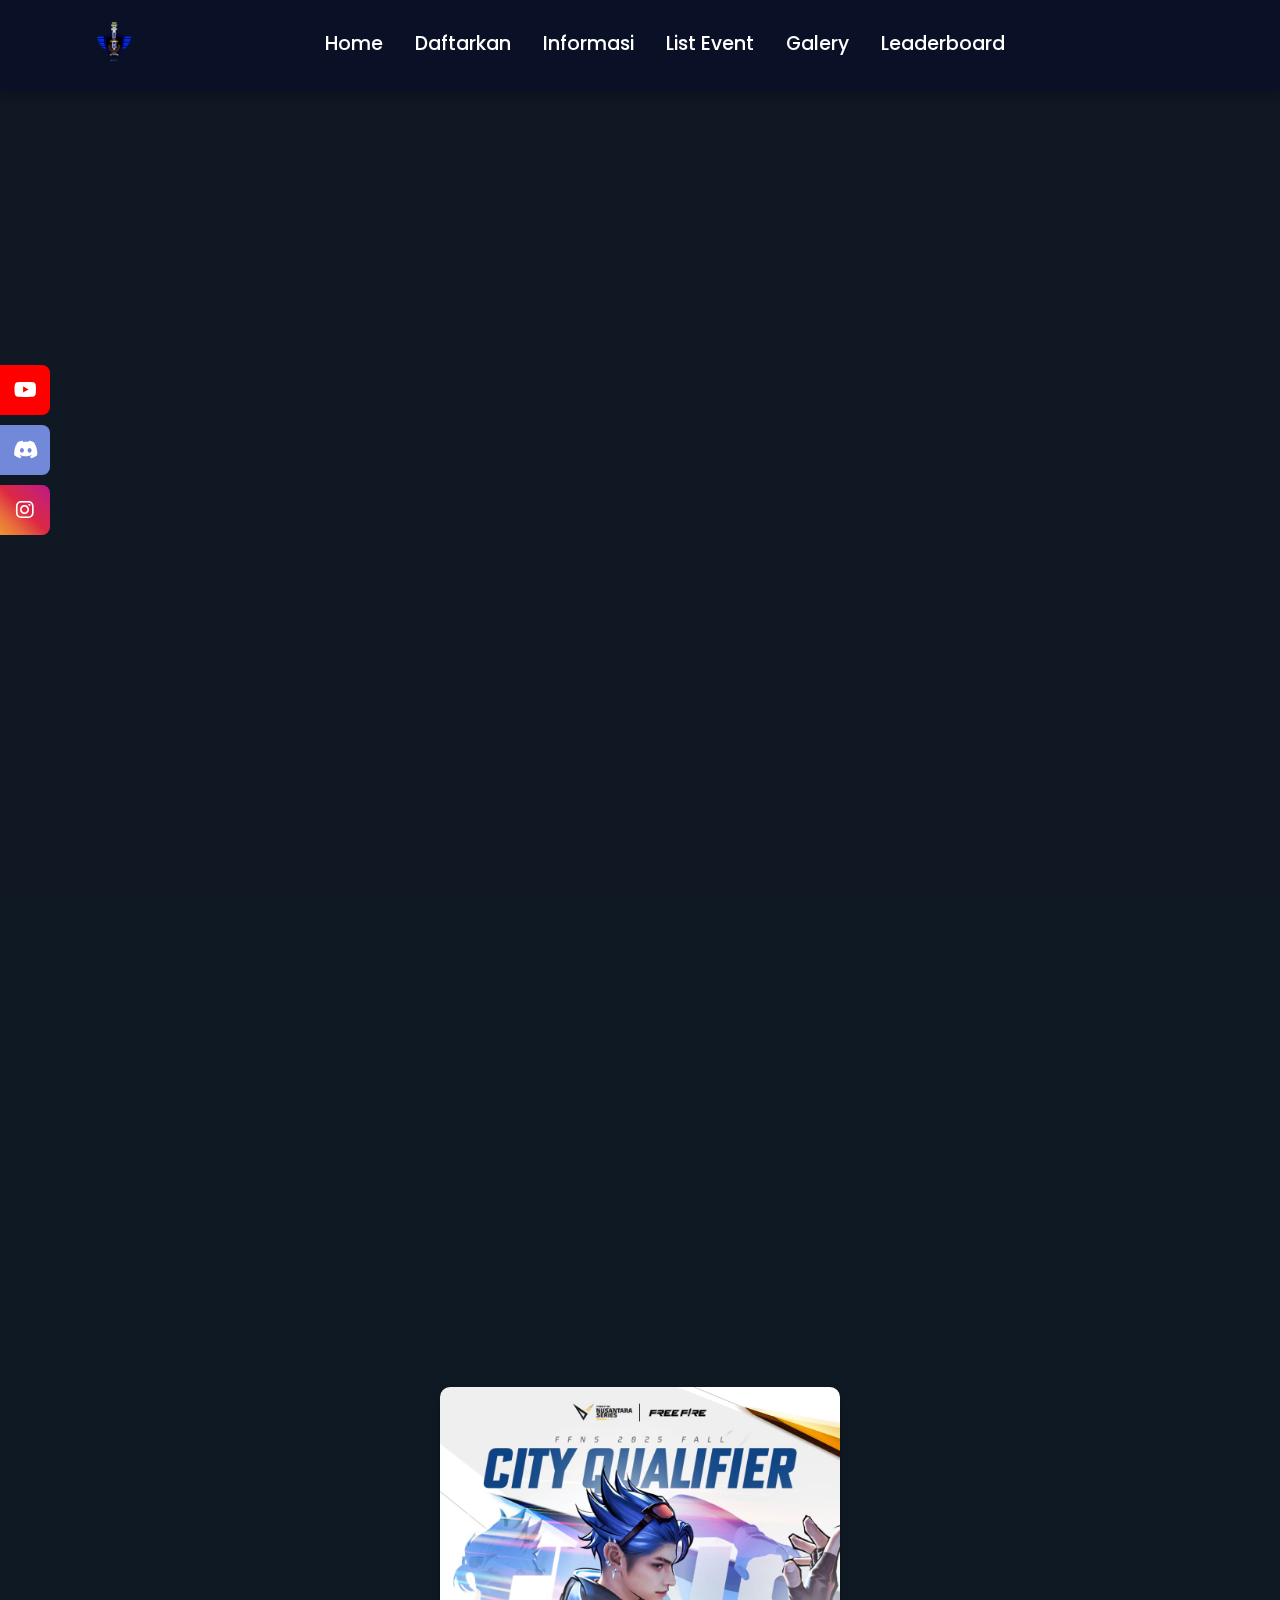
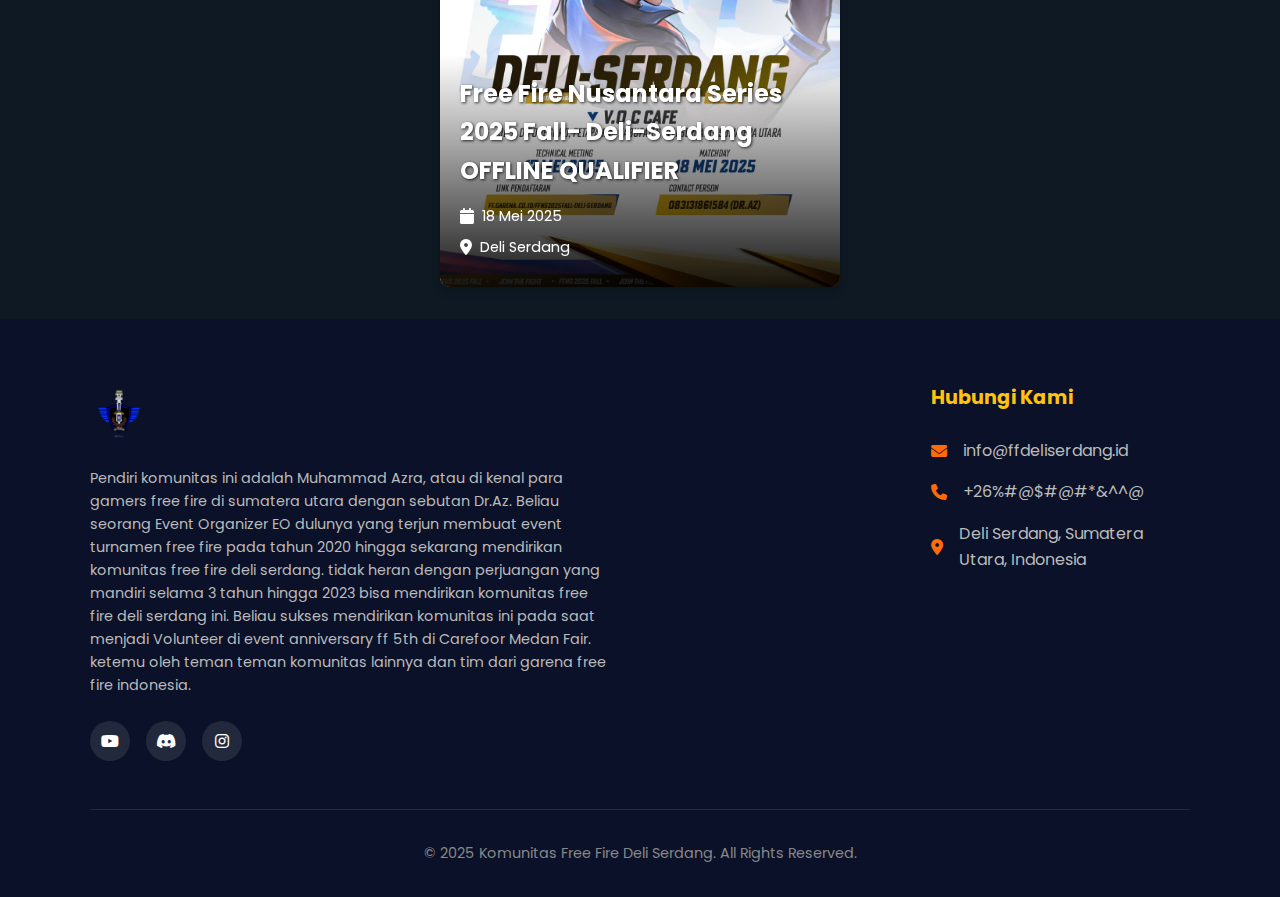
<file: index.html>
<!DOCTYPE html>
<html lang="id">
<head>
    <meta charset="UTF-8">
    <meta name="viewport" content="width=device-width, initial-scale=1.0">
    <title>KOMUNITAS FREE FIRE DELI SERDANG</title>
    <link rel="stylesheet" href="https://cdnjs.cloudflare.com/ajax/libs/font-awesome/6.4.2/css/all.min.css">
    <link rel="stylesheet" href="style.css">
    <script src="script.js"></script>
    <link rel="icon" href="assets/logoffds.png" type="image/x-icon">
</head>
<body>
    <!-- Animated Background -->
    <div class="animated-bg"></div>
    <div class="bg-overlay"></div>

    <!-- Social Media Sidebar -->
    <div class="social-sidebar">
        <a href="https://www.youtube.com/@Deliserdang1" class="youtube"><i class="fab fa-youtube"></i></a>
        <a href="https://discord.gg/q7MD2hmY" class="discord"><i class="fab fa-discord"></i></a>
        <a href="https://www.instagram.com/ff.deliserdang/" class="instagram"><i class="fab fa-instagram"></i></a>
        
    </div>

    <!-- Navbar -->
    <nav class="navbar">
        <a href="#" class="navbar-logo">
            <img src="assets/logoffds.png" alt="FF Deli Serdang Logo">
        </a>
  
        <div class="navbar-nav">
            <a href="#home">Home</a>
            <a href="#daftarkan">Daftarkan</a>
            <a href="">Informasi</a>
            <a href="listevent">List Event</a>
            <a href="#galery">Galery</a>
            <a href="leaderboard">Leaderboard</a>
        </div>
        
  
        <div class="navbar-extra">
            <a href="#" id="menu"><i class="fas fa-bars"></i></a>
        </div>
    </nav>

    <!-- Hero Section -->
    <section class="hero" id="home">
        <div class="hero-image"></div>
        <div class="hero-content">
            <p class="hero-subtitle">Welcome to</p>
            <h1 class="hero-title">Komunitas ff<span>deli serdang</span></h1>
            <p class="hero-description">Komunitas Free Fire Deli Serdang atau biasa di singkat orang lain Komunitas FFDS, 
                <br>berdiri sejak 20 Maret 2023. di ketahui oleh admin ff community id part of Garena 
                <br>freefire indonesia. Komunitas ini juga sudah bergabung ke dalam Komunitas Free
                <br> Fire 
            Indonesia, wadah nya para Komunitas free fire yang ada di seluruh indonesia.</p>
            <div class="cta-buttons">
                <a href="#daftarkan" class="button">Daftarkan Eventmu</a>
                <a href="https://whatsapp.com/channel/0029VabyQIVDuMRlSNBv882T" class="button outline">Saluran Whatsapp Komunitas</a>
                <a href="https://discord.gg/q7MD2hmY" class="button">Join Discord</a>
                
            </div>
        </div>
    </section>

    <!-- Features Section -->
    <section class="features" id="informasi">
        <div class="features-container">
            <div class="feature-card">
                <div class="feature-icon">
                    <i class="fas fa-calendar-alt"></i>
                </div>
                <h3 class="feature-title">IKUTI EVENT YANG SEDANG DIADAKAN</h3>
                <p class="feature-description">Jangan lewatkan kesempatan untuk bergabung dalam berbagai event Free Fire yang sedang berlangsung di komunitas Deli Serdang dengan hadiah dan pengalaman menarik!</p>
            </div>

            <div class="feature-card">
                <div class="feature-icon">
                    <i class="fas fa-trophy"></i>
                </div>
                <h3 class="feature-title">BUAT EVENTMU & DAPATKAN OFFICIAL SUPPORT</h3>
                <p class="feature-description">Buat event Free Fire kamu sendiri dan dapatkan dukungan resmi dari komunitas kami untuk menyukseskan event tersebut dengan jangkauan yang lebih luas.</p>
            </div>

            <div class="feature-card">
                <div class="feature-icon">
                    <i class="fas fa-users"></i>
                </div>
                <h3 class="feature-title">GABUNG DAN DAPATKAN TEMAN BARU</h3>
                <p class="feature-description">Bergabunglah dengan komunitas resmi Free Fire Deli Serdang dan temukan teman-teman baru yang memiliki minat yang sama untuk bermain bersama!</p>
            </div>
        </div>
    </section>
    <a href="listevent" class="event-card"> <img src="assets/ffnscqds.jpg" alt="Free Fire Nusantara Series 2025 Fall-  Deli-Serdang" class="event-image"> <div class="event-overlay"> <h3 class="event-title">Free Fire Nusantara Series 2025 Fall-  Deli-Serdang OFFLINE QUALIFIER</h3> <div class="event-info"> <i class="fas fa-calendar"></i> 18 Mei 2025 </div> <div class="event-info"> <i class="fas fa-map-marker-alt"></i> Deli Serdang </div> </div> </a>

    <!-- Footer -->
    <footer class="footer">
        <div class="footer-container">
            <div class="footer-about">
                <a href="#" class="footer-logo">
                    <img src="assets/logoffds.png" alt="FF Deli Serdang Logo">
                </a>
                <p>Pendiri komunitas ini adalah Muhammad Azra, atau di kenal para gamers free fire di sumatera utara dengan sebutan Dr.Az. Beliau seorang Event Organizer EO dulunya yang terjun membuat event turnamen free fire pada tahun 2020 hingga sekarang mendirikan komunitas free fire deli serdang. tidak heran dengan perjuangan yang mandiri selama 3 tahun hingga 2023 bisa mendirikan komunitas free fire deli serdang ini. Beliau sukses mendirikan komunitas ini pada saat menjadi Volunteer di event anniversary ff 5th di Carefoor Medan Fair. ketemu oleh teman teman komunitas lainnya dan tim dari garena free fire indonesia.</p>
                <div class="social-icons">
                    <a href="https://www.youtube.com/@Deliserdang1"><i class="fab fa-youtube"></i></a>
                    <a href="https://discord.gg/q7MD2hmY"><i class="fab fa-discord"></i></a>
                    <a href="https://www.instagram.com/ff.deliserdang/"><i class="fab fa-instagram"></i></a>
                
                   
                </div>
            </div>
<!-- Iklan Section -->
<section class="ads-section">
    <div class="ads-container">
        <!-- Gambar Iklan -->
        <div class="ads-content">
            <img src="assets/PROMOSI IKLAN.png" alt="Iklan Example">
        </div>
        
        <!-- Video Iklan (bisa diganti dengan video lainnya) -->
        <!-- <div class="ads-content">
            <video width="100%" height="auto" controls>
                <source src="assets/video-iklan.mp4" type="video/mp4">
                Your browser does not support the video tag.
            </video>
        </div> -->
    </div>
</section>

         

            <div class="footer-social">
                <h3>Hubungi Kami</h3>
                <p><i class="fas fa-envelope"></i> info@ffdeliserdang.id</p>
                <p><i class="fas fa-phone"></i> +26%#@$#@#*&^^@</p>
                <p><i class="fas fa-map-marker-alt"></i> Deli Serdang, Sumatera Utara, Indonesia</p>
            </div>
        </div>

        <div class="copyright">
            <p>&copy; 2025 Komunitas Free Fire Deli Serdang. All Rights Reserved.</p>
        </div>
    </footer>
</body>
</html>
</file>
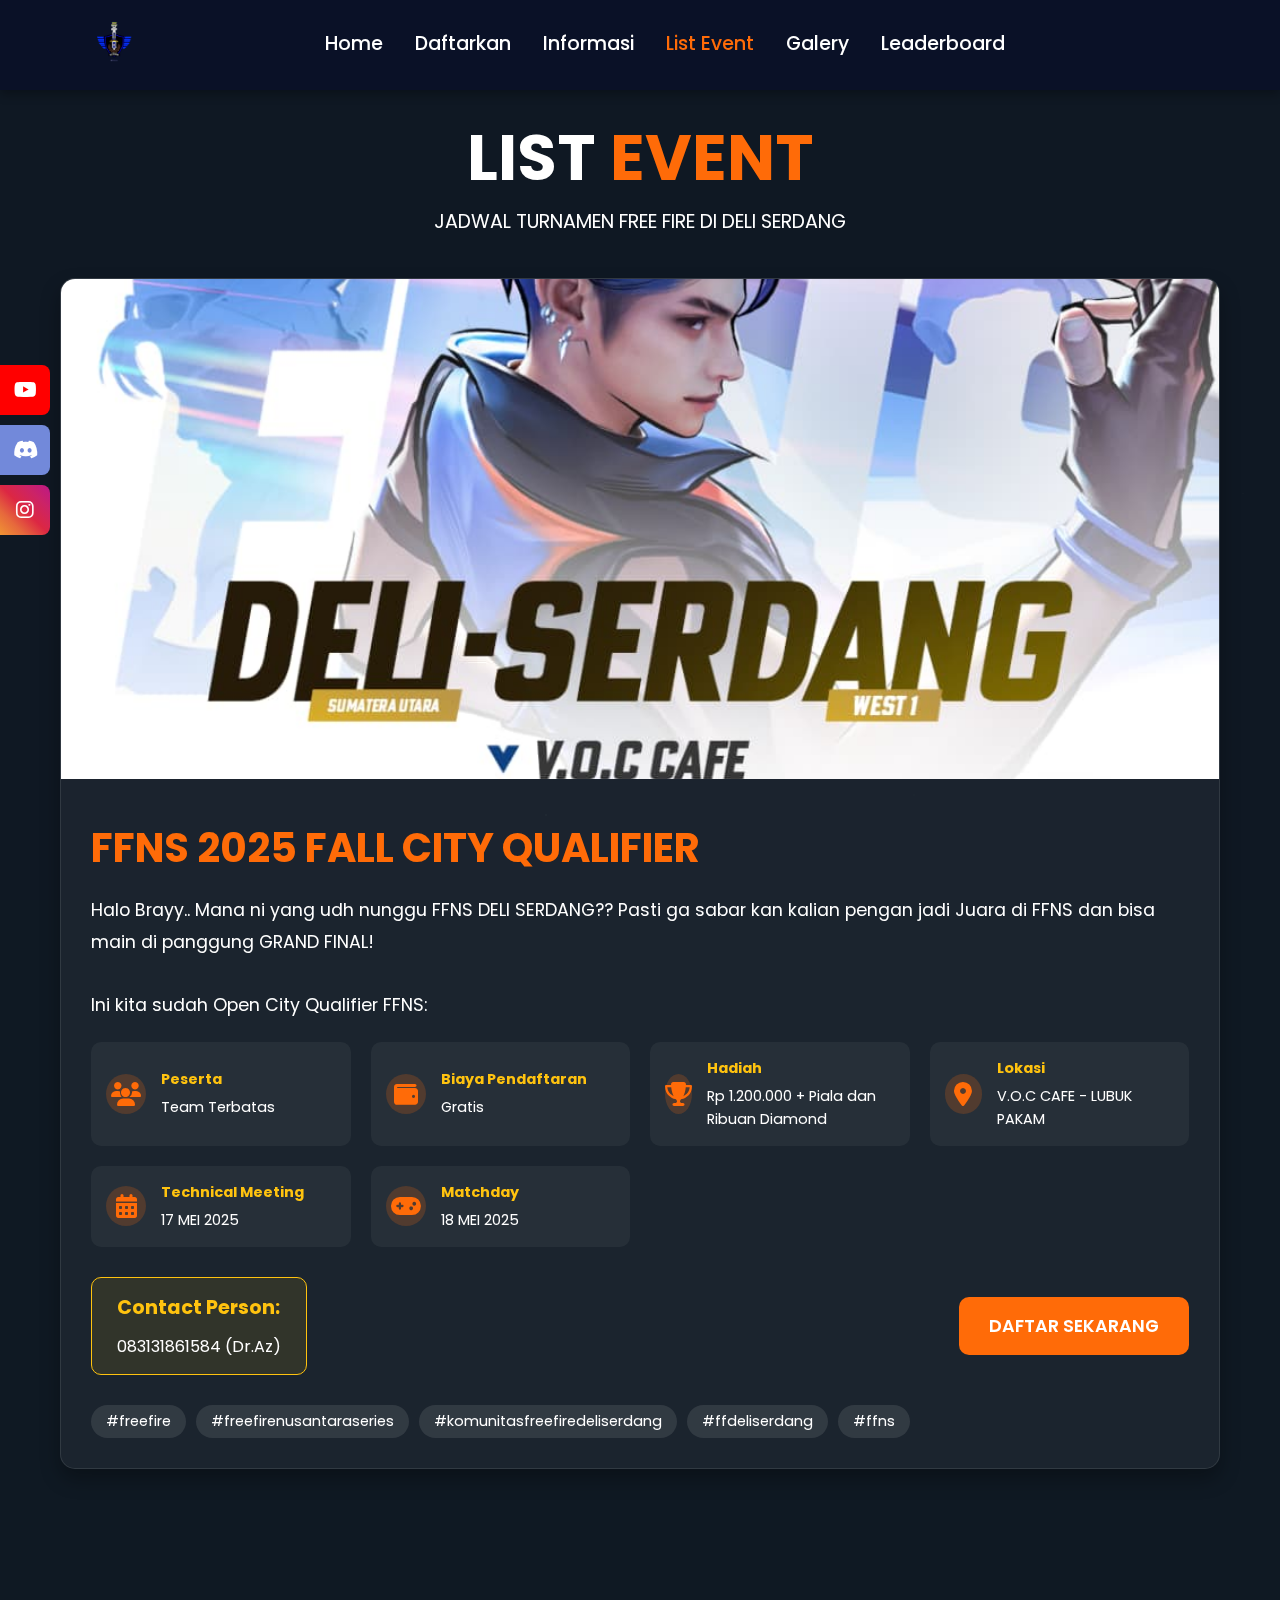
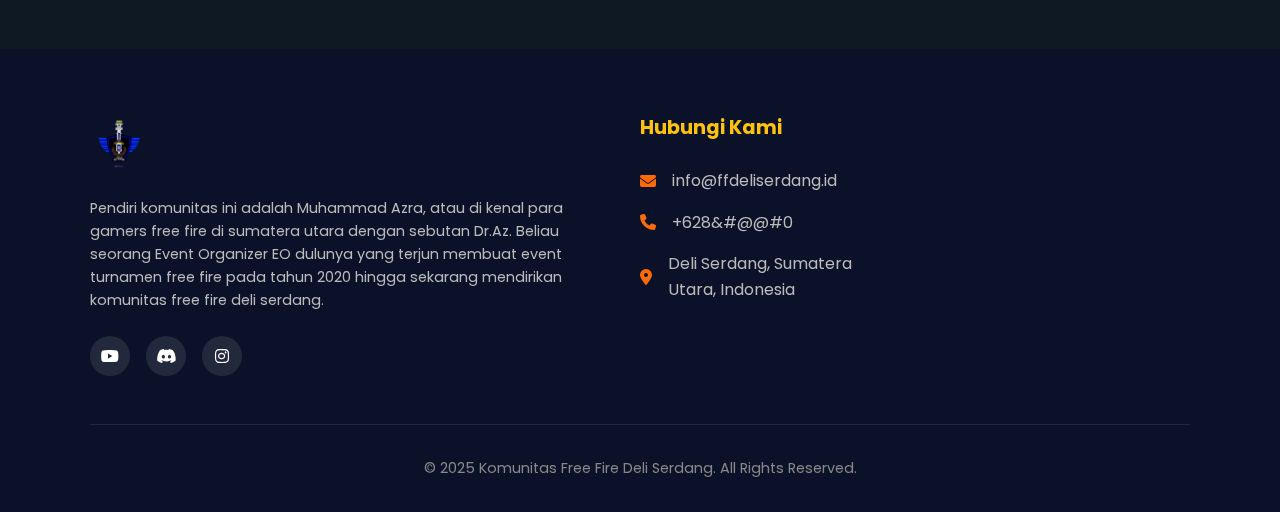
<file: listevent/index.html>
<!DOCTYPE html>
<html lang="id">
<head>
    <meta charset="UTF-8">
    <meta name="viewport" content="width=device-width, initial-scale=1.0">
    <title>KOMUNITAS FREE FIRE DELI SERDANG</title>
    <link rel="stylesheet" href="https://cdnjs.cloudflare.com/ajax/libs/font-awesome/6.4.2/css/all.min.css">
    <link rel="icon" href="/assets/logoffds.png" type="image/x-icon">
    <style>
        /* Google Fonts Import */
        @import url('https://fonts.googleapis.com/css2?family=Poppins:wght@300;400;500;600;700&display=swap');
        @import url('https://fonts.googleapis.com/css2?family=Barlow:ital,wght@0,100;0,200;0,300;0,400;0,500;0,600;0,700;0,800;0,900;1,100;1,200;1,300;1,400;1,500;1,600;1,700;1,800;1,900&family=Cinzel:wght@400..900&family=Merriweather:ital,wght@0,300;0,400;0,700;0,900;1,300;1,400;1,700;1,900&display=swap');

        /* Base Styles */
        :root {
            --primary-color: #ff6b08;
            --secondary-color: #0a1128;
            --text-light: #ffffff;
            --text-dark: #333333;
            --accent-color: #ffc30f;
            --bg-dark: #0f1923;
            --bg-light: #f1f1f1;
            --transition: all 0.3s ease;
        }

        * {
            margin: 0;
            padding: 0;
            box-sizing: border-box;
            text-decoration: none;
            border: none;
            outline: none;
            font-family: 'Poppins', sans-serif;
        }

        html {
            scroll-behavior: smooth;
        }

        body {
            background-color: var(--bg-dark);
            color: var(--text-light);
            line-height: 1.6;
            overflow-x: hidden;
            position: relative;
        }

        /* Animated Background */
        .animated-bg {
            position: fixed;
            top: 0;
            left: 0;
            width: 100%;
            height: 100%;
            z-index: -1;
            overflow: hidden;
            pointer-events: none;
        }

        .bg-overlay {
            position: fixed;
            top: 0;
            left: 0;
            width: 100%;
            height: 100%;
            background-color: rgba(15, 25, 35, 0.85);
            z-index: -1;
        }

        /* Social Media Sidebar */
        .social-sidebar {
            position: fixed;
            top: 50%;
            left: 0;
            transform: translateY(-50%);
            display: flex;
            flex-direction: column;
            z-index: 999;
        }

        .social-sidebar a {
            display: flex;
            align-items: center;
            justify-content: center;
            width: 50px;
            height: 50px;
            margin: 5px 0;
            color: var(--text-light);
            border-radius: 0 8px 8px 0;
            font-size: 20px;
            transition: var(--transition);
        }

        .social-sidebar a:hover {
            width: 60px;
        }

        .social-sidebar .youtube {
            background-color: #FF0000;
        }

        .social-sidebar .discord {
            background-color: #7289DA;
        }

        .social-sidebar .instagram {
            background: linear-gradient(45deg, #f09433, #e6683c, #dc2743, #cc2366, #bc1888);
        }

        /* Navbar */
        .navbar {
            display: flex;
            justify-content: center;
            align-items: center;
            padding: 1rem 7%;
            background-color: rgba(10, 17, 40, 0.9);
            position: fixed;
            top: 0;
            left: 0;
            right: 0;
            z-index: 999;
            box-shadow: 0 4px 10px rgba(0, 0, 0, 0.3);
            backdrop-filter: blur(8px);
        }

        .navbar-logo img {
            height: 50px;
        }

        .navbar-nav {
            display: flex;
            justify-content: center;
            margin: 0 auto;
            font-size: 1.2rem;
        }

        .navbar-nav a {
            color: var(--text-light);
            margin: 0 1rem;
            font-weight: 500;
            position: relative;
            transition: var(--transition);
        }

        .navbar-nav a.active {
            color: var(--primary-color);
        }

        .navbar-nav a:hover {
            color: var(--primary-color);
        }

        .navbar-nav a::after {
            content: '';
            position: absolute;
            bottom: -5px;
            left: 50%;
            width: 0;
            height: 2px;
            background-color: var(--primary-color);
            transition: var(--transition);
            transform: translateX(-50%);
        }

        .navbar-nav a:hover::after {
            width: 100%;
        }

        .navbar-extra {
            position: absolute;
            right: 7%;
            display: none;
        }

        .navbar-extra a {
            color: var(--text-light);
            font-size: 1.5rem;
        }

        /* Events Section */
        .events-section {
            padding-top: 120px;
            padding-bottom: 60px;
        }

        .events-header {
            text-align: center;
            margin-bottom: 40px;
        }

        .events-title {
            font-size: 4rem;
            text-transform: uppercase;
            margin-bottom: 10px;
            font-weight: 700;
            line-height: 1.2;
        }

        .events-title span {
            color: var(--primary-color);
        }

        .events-subtitle {
            font-size: 1.2rem;
            color: var(--text-light);
            margin-bottom: 30px;
        }

        /* Event Cards */
        .event-container {
            max-width: 1200px;
            margin: 0 auto;
            padding: 0 20px;
        }

        .event-card {
            background-color: rgba(255, 255, 255, 0.05);
            border-radius: 15px;
            overflow: hidden;
            margin-bottom: 40px;
            box-shadow: 0 10px 20px rgba(0, 0, 0, 0.3);
            transition: var(--transition);
            border: 1px solid rgba(255, 255, 255, 0.1);
        }

        .event-card:hover {
            transform: translateY(-10px);
            box-shadow: 0 15px 30px rgba(255, 107, 8, 0.3);
            border: 1px solid rgba(255, 107, 8, 0.3);
        }

        .event-banner {
            width: 100%;
            height: auto;
            max-height: 500px;
            object-fit: cover;
        }

        .event-content {
            padding: 30px;
        }

        .event-title {
            font-size: 2.5rem;
            color: var(--primary-color);
            margin-bottom: 15px;
            font-weight: 700;
            text-transform: uppercase;
        }

        .event-description {
            font-size: 1.1rem;
            margin-bottom: 20px;
            color: var(--text-light);
            line-height: 1.8;
        }

        .event-details {
            display: grid;
            grid-template-columns: repeat(auto-fit, minmax(250px, 1fr));
            gap: 20px;
            margin-bottom: 30px;
        }

        .detail-item {
            background-color: rgba(255, 255, 255, 0.05);
            padding: 15px;
            border-radius: 10px;
            display: flex;
            align-items: center;
        }

        .detail-icon {
            margin-right: 15px;
            font-size: 1.5rem;
            color: var(--primary-color);
            width: 40px;
            height: 40px;
            display: flex;
            align-items: center;
            justify-content: center;
            background-color: rgba(255, 107, 8, 0.2);
            border-radius: 50%;
        }

        .detail-text {
            font-size: 0.9rem;
        }

        .detail-text h4 {
            color: var(--accent-color);
            margin-bottom: 5px;
        }

        .event-cta {
            display: flex;
            align-items: center;
            justify-content: space-between;
            flex-wrap: wrap;
            gap: 20px;
        }

        .highlight-box {
            padding: 15px 25px;
            border-radius: 10px;
            background-color: rgba(255, 195, 15, 0.1);
            border: 1px solid var(--accent-color);
        }

        .highlight-box h3 {
            color: var(--accent-color);
            font-size: 1.2rem;
            margin-bottom: 10px;
        }

        .highlight-box p {
            font-size: 1rem;
        }

        .btn-register {
            display: inline-block;
            padding: 15px 30px;
            background-color: var(--primary-color);
            color: var(--text-light);
            border-radius: 10px;
            font-weight: 600;
            text-transform: uppercase;
            transition: var(--transition);
            font-size: 1.1rem;
        }

        .btn-register:hover {
            background-color: #ff8c3f;
            transform: translateY(-5px);
            box-shadow: 0 10px 20px rgba(255, 107, 8, 0.3);
        }

        .event-hashtags {
            margin-top: 30px;
            display: flex;
            flex-wrap: wrap;
            gap: 10px;
        }

        .event-hashtag {
            background-color: rgba(255, 255, 255, 0.1);
            padding: 5px 15px;
            border-radius: 20px;
            font-size: 0.9rem;
            transition: var(--transition);
        }

        .event-hashtag:hover {
            background-color: var(--primary-color);
            transform: translateY(-3px);
        }

        /* Footer */
        .footer {
            background-color: var(--secondary-color);
            padding: 4rem 7% 2rem;
            margin-top: 80px;
        }

        .footer-container {
            display: grid;
            grid-template-columns: 2fr 1fr 1fr;
            gap: 2rem;
        }

        .footer-logo img {
            height: 60px;
            margin-bottom: 1rem;
        }

        .footer-about p {
            margin-bottom: 1.5rem;
            font-size: 0.9rem;
            color: #bbb;
        }

        .social-icons {
            display: flex;
            gap: 1rem;
        }

        .social-icons a {
            width: 40px;
            height: 40px;
            display: flex;
            align-items: center;
            justify-content: center;
            background-color: rgba(255, 255, 255, 0.1);
            border-radius: 50%;
            color: var(--text-light);
            transition: var(--transition);
        }

        .social-icons a:hover {
            background-color: var(--primary-color);
            transform: translateY(-3px);
        }

        .footer h3 {
            font-size: 1.2rem;
            margin-bottom: 1.5rem;
            color: var(--accent-color);
        }

        .footer-social p {
            display: flex;
            align-items: center;
            margin-bottom: 1rem;
            color: #bbb;
        }

        .footer-social i {
            margin-right: 1rem;
            color: var(--primary-color);
        }

        .copyright {
            text-align: center;
            margin-top: 3rem;
            padding-top: 2rem;
            border-top: 1px solid rgba(255, 255, 255, 0.1);
            font-size: 0.9rem;
            color: #888;
        }

        /* Responsive Styles */
        @media (max-width: 992px) {
            html {
                font-size: 95%;
            }
            
            .events-title {
                font-size: 3rem;
            }
            
            .footer-container {
                grid-template-columns: repeat(2, 1fr);
            }
            
            .footer-about {
                grid-column: span 2;
            }
        }

        @media (max-width: 768px) {
            html {
                font-size: 90%;
            }
            
            .navbar-nav {
                position: absolute;
                top: 100%;
                right: -100%;
                background-color: rgba(10, 17, 40, 0.95);
                width: 70%;
                height: 100vh;
                display: flex;
                flex-direction: column;
                align-items: center;
                justify-content: flex-start;
                padding-top: 2rem;
                transition: 0.3s;
                backdrop-filter: blur(10px);
                z-index: 999;
            }
            
            .navbar-nav.active {
                right: 0;
            }
            
            .navbar-nav a {
                display: block;
                margin: 1.5rem;
                padding: 0.5rem;
                font-size: 1.2rem;
            }
            
            .navbar-extra {
                display: inline-block;
            }
            
            .navbar {
                justify-content: space-between;
            }
            
            .footer-container {
                grid-template-columns: 1fr;
            }
            
            .footer-about {
                grid-column: span 1;
            }
            
            .social-sidebar {
                flex-direction: row;
                top: auto;
                bottom: 0;
                left: 0;
                right: 0;
                transform: none;
                background-color: rgba(10, 17, 40, 0.9);
                justify-content: space-around;
                padding: 10px 0;
                backdrop-filter: blur(8px);
            }

            .social-sidebar a {
                width: 40px;
                height: 40px;
                margin: 0;
                border-radius: 50%;
            }
            
            .social-sidebar a:hover {
                width: 40px;
                transform: translateY(-5px);
            }
            
            .footer {
                padding-bottom: 5rem;
            }
            
            .events-title {
                font-size: 2.5rem;
            }
            
            .event-title {
                font-size: 2rem;
            }
            
            .event-details {
                grid-template-columns: 1fr;
            }
            
            .event-cta {
                flex-direction: column;
                align-items: flex-start;
            }
        }

        @media (max-width: 576px) {
            .events-title {
                font-size: 2rem;
            }
            
            .event-content {
                padding: 20px;
            }
            
            .event-title {
                font-size: 1.8rem;
            }
        }
    </style>
</head>
<body>
    <!-- Animated Background -->
    <div class="animated-bg"></div>
    <div class="bg-overlay"></div>

    <!-- Social Media Sidebar -->
    <div class="social-sidebar">
        <a href="https://www.youtube.com/@Deliserdang1" class="youtube"><i class="fab fa-youtube"></i></a>
        <a href="https://discord.gg/q7MD2hmY" class="discord"><i class="fab fa-discord"></i></a>
        <a href="https://www.instagram.com/ff.deliserdang/" class="instagram"><i class="fab fa-instagram"></i></a>
    </div>

    <!-- Navbar -->
    <nav class="navbar">
        <a href="/" class="navbar-logo">
            <img src="/assets/logoffds.png" alt="FF Deli Serdang Logo">
        </a>
  
        <div class="navbar-nav">
            <a href="/">Home</a>
            <a href="index.html#daftarkan">Daftarkan</a>
            <a href="index.html#informasi">Informasi</a>
            <a href="" class="active">List Event</a>
            <a href="index.html#galery">Galery</a>
            <a href="/leaderboard">Leaderboard</a>
        </div>
  
        <div class="navbar-extra">
            <a href="#" id="menu"><i class="fas fa-bars"></i></a>
        </div>
    </nav>

    <!-- Events Section -->
    <section class="events-section">
        <div class="events-header">
            <h1 class="events-title">LIST <span>EVENT</span></h1>
            <p class="events-subtitle">JADWAL TURNAMEN FREE FIRE DI DELI SERDANG</p>
        </div>

        <div class="event-container">
            <!-- Event Card -->
            <div class="event-card">
                <img src="/assets/ffnscqds.jpg" alt="FFNS 2025 Fall City Qualifier" class="event-banner">
                <div class="event-content">
                    <h2 class="event-title">FFNS 2025 Fall City Qualifier</h2>
                    <p class="event-description">
                        Halo Brayy.. Mana ni yang udh nunggu FFNS DELI SERDANG?? Pasti ga sabar kan kalian pengan jadi Juara di FFNS dan bisa main di panggung GRAND FINAL!
                        <br><br>
                        Ini kita sudah Open City Qualifier FFNS:
                    </p>
                    
                    <div class="event-details">
                        <div class="detail-item">
                            <div class="detail-icon">
                                <i class="fas fa-users"></i>
                            </div>
                            <div class="detail-text">
                                <h4>Peserta</h4>
                                <p>Team Terbatas</p>
                            </div>
                        </div>
                        
                        <div class="detail-item">
                            <div class="detail-icon">
                                <i class="fas fa-wallet"></i>
                            </div>
                            <div class="detail-text">
                                <h4>Biaya Pendaftaran</h4>
                                <p>Gratis</p>
                            </div>
                        </div>
                        
                        <div class="detail-item">
                            <div class="detail-icon">
                                <i class="fas fa-trophy"></i>
                            </div>
                            <div class="detail-text">
                                <h4>Hadiah</h4>
                                <p>Rp 1.200.000 + Piala dan Ribuan Diamond</p>
                            </div>
                        </div>
                        
                        <div class="detail-item">
                            <div class="detail-icon">
                                <i class="fas fa-map-marker-alt"></i>
                            </div>
                            <div class="detail-text">
                                <h4>Lokasi</h4>
                                <p>V.O.C CAFE - LUBUK PAKAM</p>
                            </div>
                        </div>
                        
                        <div class="detail-item">
                            <div class="detail-icon">
                                <i class="fas fa-calendar-alt"></i>
                            </div>
                            <div class="detail-text">
                                <h4>Technical Meeting</h4>
                                <p>17 MEI 2025</p>
                            </div>
                        </div>
                        
                        <div class="detail-item">
                            <div class="detail-icon">
                                <i class="fas fa-gamepad"></i>
                            </div>
                            <div class="detail-text">
                                <h4>Matchday</h4>
                                <p>18 MEI 2025</p>
                            </div>
                        </div>
                    </div>
                    
                    <div class="event-cta">
                        <div class="highlight-box">
                            <h3>Contact Person:</h3>
                            <p>083131861584 (Dr.Az)</p>
                        </div>
                        
                        <a href="https://ff.garena.co.id/ffns2025fall-deli-serdang" class="btn-register">Daftar Sekarang</a>
                    </div>
                    
                    <div class="event-hashtags">
                        <span class="event-hashtag">#freefire</span>
                        <span class="event-hashtag">#freefirenusantaraseries</span>
                        <span class="event-hashtag">#komunitasfreefiredeliserdang</span>
                        <span class="event-hashtag">#ffdeliserdang</span>
                        <span class="event-hashtag">#ffns</span>
                    </div>
                </div>
            </div>
            
            <!-- You can add more event cards here -->
        </div>
    </section>

    <!-- Footer -->
    <footer class="footer">
        <div class="footer-container">
            <div class="footer-about">
                <a href="/" class="footer-logo">
                    <img src="/assets/logoffds.png" alt="FF Deli Serdang Logo">
                </a>
                <p>Pendiri komunitas ini adalah Muhammad Azra, atau di kenal para gamers free fire di sumatera utara dengan sebutan Dr.Az. Beliau seorang Event Organizer EO dulunya yang terjun membuat event turnamen free fire pada tahun 2020 hingga sekarang mendirikan komunitas free fire deli serdang.</p>
                <div class="social-icons">
                    <a href="https://www.youtube.com/@Deliserdang1"><i class="fab fa-youtube"></i></a>
                    <a href="https://discord.gg/q7MD2hmY"><i class="fab fa-discord"></i></a>
                    <a href="https://www.instagram.com/ff.deliserdang/"><i class="fab fa-instagram"></i></a>
                </div>
            </div>

            <div class="footer-social">
                <h3>Hubungi Kami</h3>
                <p><i class="fas fa-envelope"></i> info@ffdeliserdang.id</p>
                <p><i class="fas fa-phone"></i> +628&#@@#0</p>
                <p><i class="fas fa-map-marker-alt"></i> Deli Serdang, Sumatera Utara, Indonesia</p>
            </div>
        </div>

        <div class="copyright">
            <p>&copy; 2025 Komunitas Free Fire Deli Serdang. All Rights Reserved.</p>
        </div>
    </footer>

    <script>
        // Toggle menu mobile
        const menuButton = document.querySelector('#menu');
        const navbarNav = document.querySelector('.navbar-nav');

        menuButton.addEventListener('click', function() {
            navbarNav.classList.toggle('active');
        });

        // Menutup menu ketika mengklik di luar menu
        document.addEventListener('click', function(e) {
            if(!menuButton.contains(e.target) && !navbarNav.contains(e.target)) {
                navbarNav.classList.remove('active');
            }
        });

        // Animated Background
        function createParticle() {
            const animatedBg = document.querySelector('.animated-bg');
            const particle = document.createElement('div');
            
            // Style untuk particle
            particle.style.position = 'absolute';
            particle.style.width = Math.random() * 3 + 'px';
            particle.style.height = particle.style.width;
            particle.style.background = 'rgba(255, 255, 255, 0.5)';
            particle.style.borderRadius = '50%';
            particle.style.top = Math.random() * 100 + '%';
            particle.style.left = Math.random() * 100 + '%';
            particle.style.opacity = Math.random() * 0.5;
            particle.style.animation = `moveParticle ${Math.random() * 10 + 5}s linear infinite`;
            
            // Tambahkan particle ke background
            animatedBg.appendChild(particle);
            
            // Hapus particle setelah animasi berakhir
            setTimeout(() => {
                particle.remove();
            }, 15000);
        }

        // Create initial particles
        for (let i = 0; i < 50; i++) {
            setTimeout(createParticle, i * 100);
        }

        // Create new particles periodically
        setInterval(createParticle, 300);

        // Keyframes untuk animasi particle
        const style = document.createElement('style');
        style.textContent = `
            @keyframes moveParticle {
                0% {
                    transform: translateY(0) rotate(0deg);
                }
                100% {
                    transform: translateY(-1000px) rotate(360deg);
                }
            }
        `;
        document.head.appendChild(style);
    </script>
</body>
</html>
</file>
<file: style.css>
/* Google Fonts Import */
@import url('https://fonts.googleapis.com/css2?family=Poppins:wght@300;400;500;600;700&display=swap');
@import url('https://fonts.googleapis.com/css2?family=Barlow:ital,wght@0,100;0,200;0,300;0,400;0,500;0,600;0,700;0,800;0,900;1,100;1,200;1,300;1,400;1,500;1,600;1,700;1,800;1,900&family=Cinzel:wght@400..900&family=Merriweather:ital,wght@0,300;0,400;0,700;0,900;1,300;1,400;1,700;1,900&display=swap');

/* Base Styles */
:root {
  --primary-color: #ff6b08;
  --secondary-color: #0a1128;
  --text-light: #ffffff;
  --text-dark: #333333;
  --accent-color: #ffc30f;
  --bg-dark: #0f1923;
  --bg-light: #f1f1f1;
  --transition: all 0.3s ease;
}

* {
  margin: 0;
  padding: 0;
  box-sizing: border-box;
  text-decoration: none;
  border: none;
  outline: none;
  font-family: 'Poppins', sans-serif;
}

html {
  scroll-behavior: smooth;
}

body {
  background-color: var(--bg-dark);
  color: var(--text-light);
  line-height: 1.6;
  overflow-x: hidden;
  position: relative;
}

/* Animated Background */
.animated-bg {
  position: fixed;
  top: 0;
  left: 0;
  width: 100%;
  height: 100%;
  z-index: -1;
  overflow: hidden;
  pointer-events: none;
}

.animated-bg img {
  position: absolute;
  pointer-events: none;
  transition: opacity 2s ease;
  width: 60px;
  height: 60px;
  animation: floatDown 15s linear infinite;
  opacity: 20;
}

@keyframes floatDown {
  0% {
    transform: translateY(-100px) rotate(0deg);
    opacity: 0;
  }
  10% {
    opacity: 20;
  }
  90% {
    opacity: 20;
  }
  100% {
    transform: translateY(calc(100vh + 100px)) rotate(360deg);
    opacity: 20;
  }
}
/* Animasi untuk mengetik teks */
@keyframes typing {
  from {
    width: 0;
  }
  to {
    width: 25%;
  }
}

/* Animasi untuk membuat kursor berkedip */
@keyframes blink-caret {
  50% {
    border-color: transparent;
  }
}

.bg-overlay {
  position: fixed;
  top: 0;
  left: 0;
  width: 100%;
  height: 100%;
  background-color: rgba(15, 25, 35, 0.85);
  z-index: -1;
}

/* Custom Cursor Effect */
.custom-cursor {
  position: absolute;
  width: 20px;
  height: 20px;
  background-color: rgba(255, 107, 8, 0.6);
  border-radius: 50%;
  pointer-events: none;
  transform: translate(-50%, -50%);
  z-index: 9999;
  animation: cursorAnim 0.5s forwards;
}

@keyframes cursorAnim {
  0% {
    transform: translate(-50%, -50%) scale(1);
    opacity: 0.6;
  }
  100% {
    transform: translate(-50%, -50%) scale(0);
    opacity: 0;
  }
}

/* Social Media Sidebar */
.social-sidebar {
  position: fixed;
  top: 50%;
  left: 0;
  transform: translateY(-50%);
  display: flex;
  flex-direction: column;
  z-index: 999;
}

.social-sidebar a {
  display: flex;
  align-items: center;
  justify-content: center;
  width: 50px;
  height: 50px;
  margin: 5px 0;
  color: var(--text-light);
  border-radius: 0 8px 8px 0;
  font-size: 20px;
  transition: var(--transition);
}

.social-sidebar a:hover {
  width: 60px;
}

.social-sidebar .youtube {
  background-color: #FF0000;
}

.social-sidebar .discord {
  background-color: #7289DA;
}

.social-sidebar .instagram {
  background: linear-gradient(45deg, #f09433, #e6683c, #dc2743, #cc2366, #bc1888);
}

.social-sidebar .whatsapp {
  background-color: #25D366;
}

/* Navbar */
.navbar {
  display: flex;
  justify-content: center;
  align-items: center;
  padding: 1rem 7%;
  background-color: rgba(10, 17, 40, 0.9);
  position: fixed;
  top: 0;
  left: 0;
  right: 0;
  z-index: 999;
  box-shadow: 0 4px 10px rgba(0, 0, 0, 0.3);
  backdrop-filter: blur(8px);
}

.navbar-logo img {
  height: 50px;
}
.navbar-nav {
  display: flex;
  justify-content: center; /* Center the links horizontally */
  margin: 0 auto; /* Auto margins for centering */
  font-size: 1.2rem;
}

.navbar-nav a {
  color: var(--text-light);
  margin: 0 1rem;
  font-weight: 500;
  position: relative;
  transition: var(--transition);
}

.navbar-nav a.active {
  color: var(--primary-color);
}

.navbar-nav a:hover {
  color: var(--primary-color);
}

.navbar-nav a::after {
  content: '';
  position: absolute;
  bottom: -5px;
  left: 50%;
  width: 0;
  height: 2px;
  background-color: var(--primary-color);
  transition: var(--transition);
  transform: translateX(-50%);
}

.navbar-nav a:hover::after {
  width: 100%;
}

/* Keep the mobile menu icon to the right */
.navbar-extra {
  position: absolute;
  right: 7%;
  display: none; /* Hidden on desktop */
}

/* Hero Section */
.hero {
  display: flex;
  padding: 9rem 7% 5rem;
  min-height: 100vh;
  align-items: center;
  position: relative;
  overflow: hidden;
}

.hero-image {
  position: absolute;
  top: 0;
  right: 0;
  height: 100%;
  width: 50%;
  background: url('assets/walpaperepep.jpg') center/cover no-repeat;
  clip-path: polygon(30% 0, 100% 0, 100% 100%, 0% 100%);
  z-index: -1;
}

.hero-content {
  max-width: 60%;
}

.hero-subtitle {
  font-size: 2rem;
  font-family: 'Courier New', Courier, monospace; /* Menggunakan font monospace agar mirip dengan ketikan */
  display: inline-block;
  overflow: hidden; /* Menyembunyikan teks yang belum muncul */
  white-space: nowrap; /* Menghindari teks menjadi baris baru */
  border-right: 3px solid; /* Menambahkan kursor blink seperti ketikan */
  animation: typing 5s steps(20) infinite, blink-caret 3s step-end infinite;
  color: var(--primary-color);
}

.hero-title {
  font-size: 3.5rem;
  line-height: 1.3;
  text-transform: uppercase;
  margin-bottom: 1rem;
  color: var(--text-light);
  
}

.hero-title span {
  color: var(--primary-color);
  margin-left: 0.5rem;
  
}

.hero-description {
  margin-bottom: 2rem;
  text-align: justify-content: center;
  font-size: 1.1rem;
 

  
}

.cta-buttons {
  display: flex;
  flex-wrap: wrap;
  gap: 1rem;
}

.button {
  display: inline-block;
  padding: 0.8rem 1.5rem;
  background-color: var(--primary-color);
  color: var(--text-light);
  border-radius: 5px;
  font-weight: 500;
  transition: var(--transition);
  cursor: pointer;
}

.button:hover {
  background-color: #e05600;: linear-gradient(45deg, #ff6b08, #ff8948);
  transform: translateY(-3px);
  box-shadow: 0 10px 20px rgba(255, 107, 8, 0.2);
}

.button.outline {
  background-color: transparent;
  border: 2px solid var(--primary-color);
}

.button.outline:hover {
  background-color: var(--primary-color);
}

.features {
  padding: 3rem 7% 5rem; /* Reduced top padding from 5rem to 3rem */
  background-color: var(--bg-dark);
  position: relative;
  z-index: 1; /* Ensure proper stacking */
}
.hero + .features {
  margin-top: -2rem; /* Negative margin to pull it up */
}

.features-container {
  display: grid;
  grid-template-columns: repeat(auto-fit, minmax(300px, 1fr));
  gap: 2rem;
}

.feature-card {
  background: linear-gradient(135deg, rgba(255, 255, 255, 0.05), rgba(255, 255, 255, 0.01));
  border-radius: 10px;
  padding: 2rem;
  text-align: center;
  transition: var(--transition);
  backdrop-filter: blur(5px);
  border: 1px solid rgba(255, 255, 255, 0.05);
  box-shadow: 0 8px 32px rgba(0, 0, 0, 0.1);
}

.feature-card:hover {
  transform: translateY(-10px);
  box-shadow: 0 15px 30px rgba(0, 0, 0, 0.2);
  border: 1px solid rgba(255, 107, 8, 0.1);
}

.feature-icon {
  display: inline-flex;
  justify-content: center;
  align-items: center;
  width: 70px;
  height: 70px;
  background: linear-gradient(45deg, var(--primary-color), #ff8b3d);
  border-radius: 50%;
  margin-bottom: 1.5rem;
  color: var(--text-light);
  font-size: 1.8rem;
}

.feature-title {
  margin-bottom: 1rem;
  font-size: 1.2rem;
  color: var(--accent-color);
}

.feature-description {
  color: #ccc;
}

/* Footer */
/* Fix Footer positioning */
.footer {
  background-color: var(--secondary-color);
  padding: 4rem 7% 2rem;
  position: relative; /* Ensure proper positioning */
  z-index: 1; /* Ensure proper stacking */
  margin-top: 2rem; /* Add some space before footer */
}

.footer-container {
  display: grid;
  grid-template-columns: 2fr 1fr 1fr;
  gap: 2rem;
}

.footer-logo img {
  height: 60px;
  margin-bottom: 1rem;
}

.footer-about p {
  margin-bottom: 1.5rem;
  font-size: 0.9rem;
  color: #bbb;
}

.social-icons {
  display: flex;
  gap: 1rem;
}

.social-icons a {
  width: 40px;
  height: 40px;
  display: flex;
  align-items: center;
  justify-content: center;
  background-color: rgba(255, 255, 255, 0.1);
  border-radius: 50%;
  color: var(--text-light);
  transition: var(--transition);
}

.social-icons a:hover {
  background-color: var(--primary-color);
  transform: translateY(-3px);
}

.footer h3 {
  font-size: 1.2rem;
  margin-bottom: 1.5rem;
  color: var(--accent-color);
}

.footer-links {
  display: flex;
  flex-direction: column;
}

.footer-links a {
  color: #bbb;
  margin-bottom: 0.8rem;
  transition: var(--transition);
}

.footer-links a:hover {
  color: var(--primary-color);
  transform: translateX(5px);
}

.footer-social p {
  display: flex;
  align-items: center;
  margin-bottom: 1rem;
  color: #bbb;
}

.footer-social i {
  margin-right: 1rem;
  color: var(--primary-color);
}

.copyright {
  text-align: center;
  margin-top: 3rem;
  padding-top: 2rem;
  border-top: 1px solid rgba(255, 255, 255, 0.1);
  font-size: 0.9rem;
  color: #888;
}
/* CSS untuk Event Card */
.event-card {
  display: block;
  position: relative;
  width: 100%;
  max-width: 400px;
  border-radius: 10px;
  overflow: hidden;
  box-shadow: 0 4px 8px rgba(0, 0, 0, 0.2);
  text-decoration: none;
  margin: 0 auto;
  transition: transform 0.3s ease, box-shadow 0.3s ease;
}

.event-card:hover {
  transform: translateY(-5px);
  box-shadow: 0 8px 16px rgba(0, 0, 0, 0.3);
}

.event-image {
  width: 100%;
  height: auto;
  display: block;
}

.event-overlay {
  position: absolute;
  bottom: 0;
  left: 0;
  right: 0;
  background: linear-gradient(to top, rgba(0, 0, 0, 0.9), transparent);
  padding: 20px;
  color: white;
}

.event-title {
  margin: 0 0 15px 0;
  font-size: 1.5rem;
  font-weight: bold;
  text-shadow: 1px 1px 3px rgba(0, 0, 0, 0.8);
}

.event-info {
  display: flex;
  align-items: center;
  margin-bottom: 8px;
  font-size: 0.9rem;
}

.event-info i {
  margin-right: 8px;
  font-size: 1rem;
}

/* Jika ingin menambahkan responsif */
@media (max-width: 768px) {
  .event-card {
    max-width: 100%;
  }
  
  .event-title {
    font-size: 1.2rem;
  }
  
  .event-info {
    font-size: 0.8rem;
  }
}


/* Responsive Styles */
@media (max-width: 1366px) {
  .hero-content {
    max-width: 50%;
  }
}

@media (max-width: 992px) {
  html {
    font-size: 95%;
  }
  .hero + .features {
    margin-top: -1rem; /* Less negative margin on medium screens */
  }
  
  .features {
    padding-top: 2rem; /* Less top padding on medium screens */
  }
  .hero-subtitle {
    font-size: 6vw; /* Ukuran font lebih besar di layar kecil */
    animation: typing 2s steps(20) infinite, blink-caret 2s step-end infinite; /* Durasi animasi lebih lama di layar kecil */
  }
  
  
  .hero {
    flex-direction: column;
    text-align: center;
    padding-top: 7rem;
  }
  
  .hero-content {
    max-width: 80%;
    z-index: 1;
  }
  
  .hero-image {
    width: 100%;
    clip-path: none;
    opacity: 0.2;
  }
  
  .cta-buttons {
    justify-content: center;
  }
  
  .footer-container {
    grid-template-columns: repeat(2, 1fr);
  }
  
  
  .footer-about {
    grid-column: span 2;
  }
}

@media (max-width: 768px) {
  html {
    font-size: 90%;
  }
  .hero-subtitle {
    font-size: 6vw; /* Ukuran font lebih besar di layar kecil */
    animation: typing 2s steps(20) infinite, blink-caret 2s step-end infinite; /* Durasi animasi lebih lama di layar kecil */
  }
  .hero-description {
    font-size: 1rem; /* Ukuran font lebih kecil di layar kecil */
  }
  .hero-title {
    font-size: 2.5rem; /* Ukuran font lebih kecil di layar kecil */
  }
  @keyframes typing {
    from {
      width: 0;
    }
    to {
      width: 60%;
    }
  }
  
  
  .navbar-nav {
    position: absolute;
    top: 100%;
    right: -100%;
    background-color: rgba(10, 17, 40, 0.95);
    width: 70%;
    height: 100vh;
    display: flex;
    flex-direction: column;
    align-items: center;
    justify-content: flex-start;
    padding-top: 2rem;
    transition: 0.3s;
    backdrop-filter: blur(10px);
    z-index: 999;
  }
  
  .navbar-nav.active {
    right: 0;
  }
  
  .navbar-nav a {
    display: block;
    margin: 1.5rem;
    padding: 0.5rem;
    font-size: 1.2rem;
  }
  
  .navbar-extra {
    position: static; /* Remove absolute positioning */
    right: auto;
    display: inline-block; /* Show on mobile */
  }
  .navbar {
    justify-content: space-between; /* Revert to space-between for mobile */
  }
  
  .navbar-extra a {
    color: var(--text-light);
    font-size: 1.5rem;
  }
  .navbar-logo {
    position: static; /* Remove absolute positioning */
    left: auto;
  }
  
  
  .hero-content {
    max-width: 90%;
  }
  
  .features-container {
    grid-template-columns: 1fr;
  }
  
  .footer-container {
    grid-template-columns: 1fr;
  }
  
  .footer-about {
    grid-column: span 1;
  }
  
  .footer {
    padding-bottom: 5rem; /* Add extra padding at bottom to prevent content being covered by social sidebar */
  }
  
  /* Ensure social sidebar stays on top */
  .social-sidebar {
    flex-direction: row;
    top: auto;
    bottom: 0;
    left: 0;
    right: 0;
    transform: none;
    background-color: rgba(10, 17, 40, 0.9);
    justify-content: space-around;
    padding: 10px 0;
    backdrop-filter: blur(8px);
    z-index: 1000; /* Ensure it's above other elements */
    position: fixed; /* Keep it fixed at bottom */
  }

  .social-sidebar a {
    width: 40px;
    height: 40px;
    margin: 0;
    border-radius: 50%;
  }
  
  .social-sidebar a:hover {
    width: 40px;
    transform: translateY(-5px);
  }
}

@media (max-width: 576px) {
  html {
    font-size: 85%;
  }
  
  .hero-title {
    font-size: 2.5rem;
  }
  
  .button {
    padding: 0.7rem 1.2rem;
    margin-bottom: 0.5rem;
  }
  .hero + .features {
    margin-top: 0; /* No negative margin on small screens */
  }
  
  .features {
    padding-top: 1.5rem; /* Even less top padding on small screens */
  }
  
  .footer {
    padding-bottom: 6rem; /* More bottom padding on smaller screens */
  }
  .navbar-nav {
    width: 80%;
  }
}

/* Animation Keyframes */
@keyframes float {
  0% {
    transform: translateY(0px);
  }
  50% {
    transform: translateY(-15px);
  }
  100% {
    transform: translateY(0px);
  }
}

@keyframes pulse {
  0% {
    transform: scale(1);
  }
  50% {
    transform: scale(1.05);
  }
  100% {
    transform: scale(1);
  }
}

/* Styling untuk Iklan Section */
.ads-section {
  padding: 40px 0;
  background-color: #f4f4f4;
  text-align: center;
}

.ads-container {
  display: flex;
  justify-content: center;
  align-items: center;
  max-width: 1200px;
  margin: 0 auto;
}
/* Leaderboard Styles */
.leaderboard-section {
  padding: 40px 20px;
  background-color: #f4f4f4;
}

.leaderboard-container {
  max-width: 1200px;
  margin: 0 auto;
  text-align: center;
}

.leaderboard-title {
  font-size: 2rem;
  margin-bottom: 20px;
  font-weight: bold;
}

.leaderboard-table {
  width: 100%;
  border-collapse: collapse;
  margin-top: 20px;
  text-align: left;
}

.leaderboard-table th, .leaderboard-table td {
  padding: 10px;
  border: 1px solid #ddd;
}

.leaderboard-table th {
  background-color: #f2f2f2;
  font-weight: bold;
}

.leaderboard-table tr:nth-child(even) {
  background-color: #f9f9f9;
}

.leaderboard-table tr:hover {
  background-color: #f1f1f1;
}

@media screen and (max-width: 768px) {
  .leaderboard-table {
      font-size: 14px;
  }
}
  

.ads-content {
  width: 100%;
  max-width: 600px;
  border: 1px solid #ddd;
  border-radius: 8px;
  box-shadow: 0 4px 6px rgba(0, 0, 0, 0.1);
  overflow: hidden;
  background-color: white;
}

.ads-content img {
  width: 100%;
  height: auto;
  border-bottom: 1px solid #ddd;
}

/* Jika menggunakan video iklan, styling untuk video */
.ads-content video {
  width: 100%;
  height: auto;
}

/* Responsif: Menyesuaikan ukuran di layar kecil */
@media screen and (max-width: 768px) {
  .ads-container {
      flex-direction: column; /* Menampilkan konten secara vertikal pada layar kecil */
  }

  .ads-content {
      margin-bottom: 20px; /* Menambahkan margin bawah untuk jarak antar konten */
  }
}

/* Section Animation */
section {
  opacity: 0;
  transform: translateY(30px);
  transition: all 0.8s ease;
}

section.start-animation {
  opacity: 1;
  transform: translateY(0);
}

/* Sticky Navbar */
.navbar.sticky {
  padding: 0.5rem 7%;
  background-color: rgba(10, 17, 40, 0.95);
  box-shadow: 0 5px 15px rgba(0, 0, 0, 0.3);
}

/* Animations */
.feature-icon {
  animation: pulse 3s infinite ease-in-out;
}

.hero-title {
  animation: float 3s infinite ease-in-out;
}
</file>
